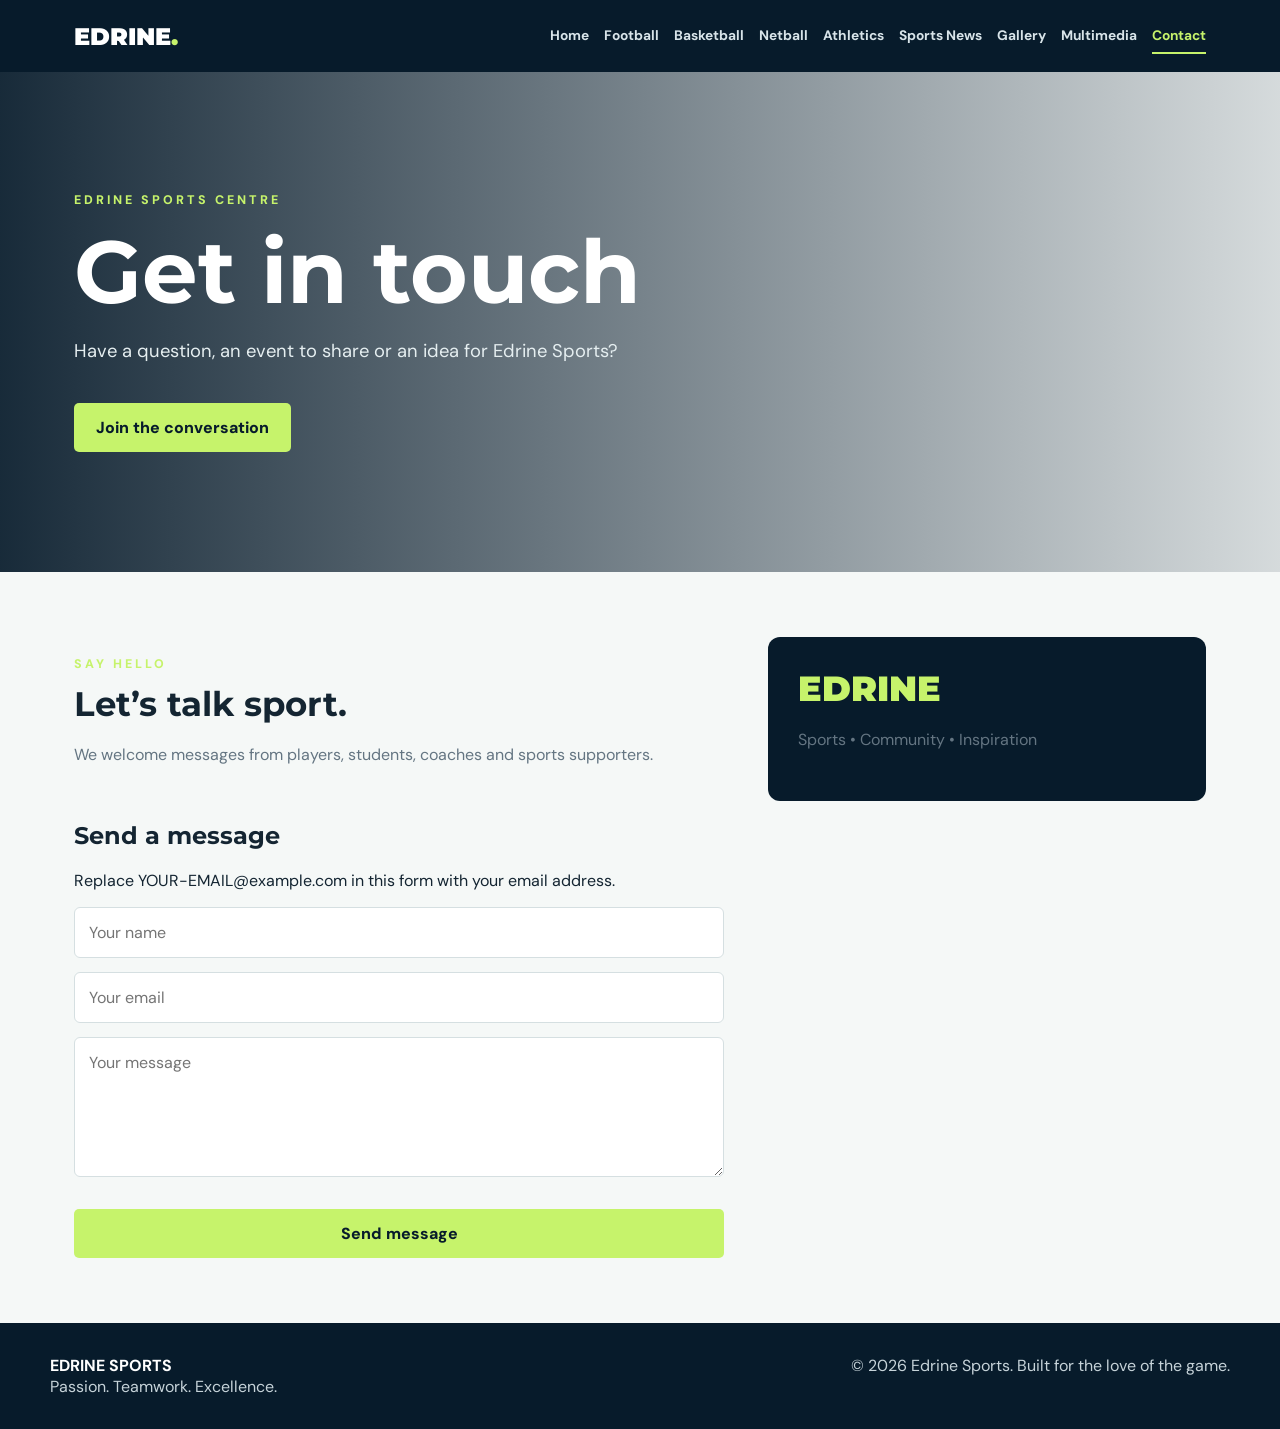
<file: contact.html>
<!DOCTYPE html><html lang="en"><head><meta charset="UTF-8"><meta name="viewport" content="width=device-width, initial-scale=1.0"><meta name="description" content="Edrine Sports - football, basketball, netball and athletics."><title>Contact | Edrine Sports</title><link rel="stylesheet" href="style.css"></head><body>
<header><div class="navwrap"><a class="brand" href="index.html">EDRINE<span>.</span></a><nav><a class="" href="index.html">Home</a><a class="" href="football.html">Football</a><a class="" href="basketball.html">Basketball</a><a class="" href="netball.html">Netball</a><a class="" href="athletics.html">Athletics</a><a class="" href="news.html">Sports News</a><a class="" href="gallery.html">Gallery</a><a class="" href="multimedia.html">Multimedia</a><a class="active" href="contact.html">Contact</a></nav></div></header>
<section class="hero" style="--hero:url('https://images.unsplash.com/photo-1521412644187-c49fa049e84d?auto=format&fit=crop&w=1800&q=85')"><div class="hero-inner"><div class="eyebrow">Edrine Sports Centre</div><h1>Get in touch</h1><p>Have a question, an event to share or an idea for Edrine Sports?</p><a class="btn" href="contact.html">Join the conversation</a></div></section>
<main><section class="intro"><div><span class="eyebrow">Say hello</span><h2>Let’s talk sport.</h2><p>We welcome messages from players, students, coaches and sports supporters.</p></div><div class="statbox"><strong>EDRINE</strong><p>Sports • Community • Inspiration</p></div></section><h2>Send a message</h2><p>Replace YOUR-EMAIL@example.com in this form with your email address.</p><form action="mailto:YOUR-EMAIL@example.com" method="post" enctype="text/plain"><input name="Name" placeholder="Your name" required><input type="email" name="Email" placeholder="Your email" required><textarea name="Message" placeholder="Your message" required></textarea><button class="btn" type="submit">Send message</button></form></main><footer><div class="foot"><div><strong>EDRINE SPORTS</strong><br>Passion. Teamwork. Excellence.</div><div>© 2026 Edrine Sports. Built for the love of the game.</div></div></footer></body></html>
</file>
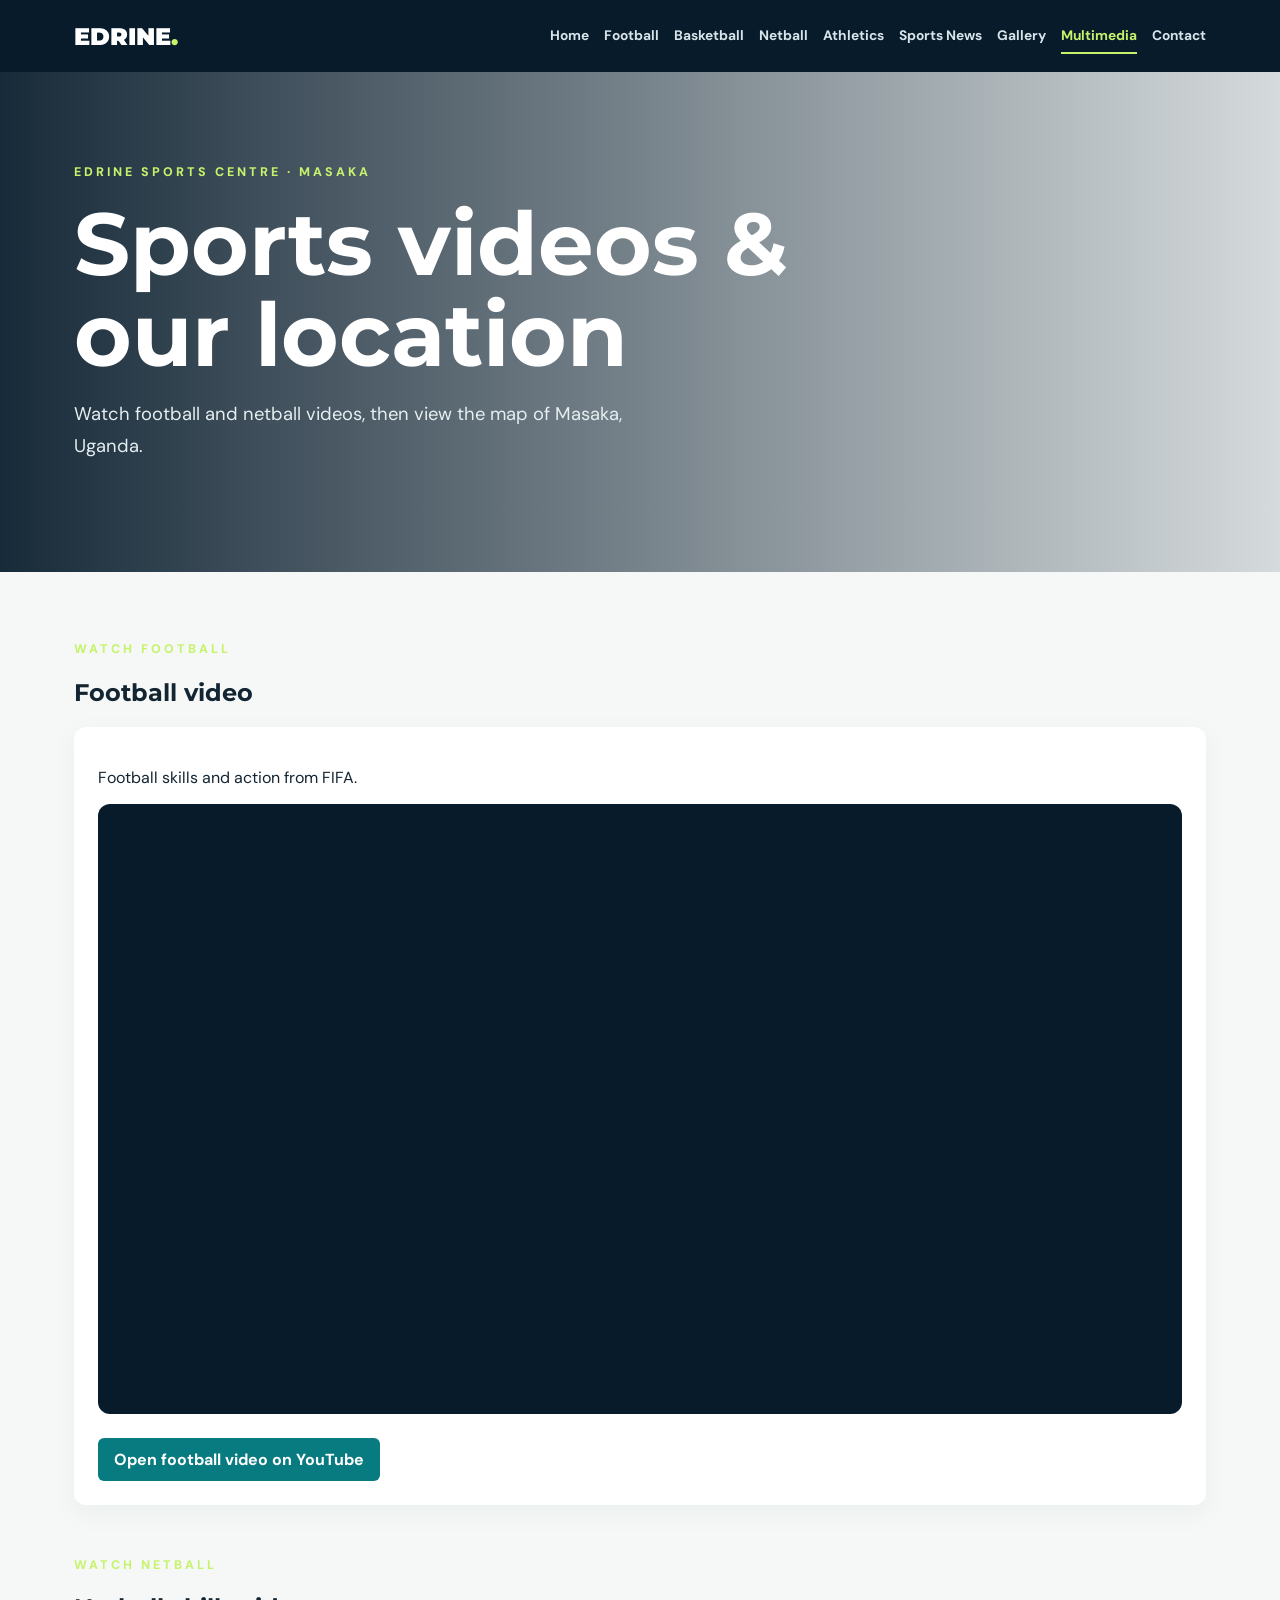
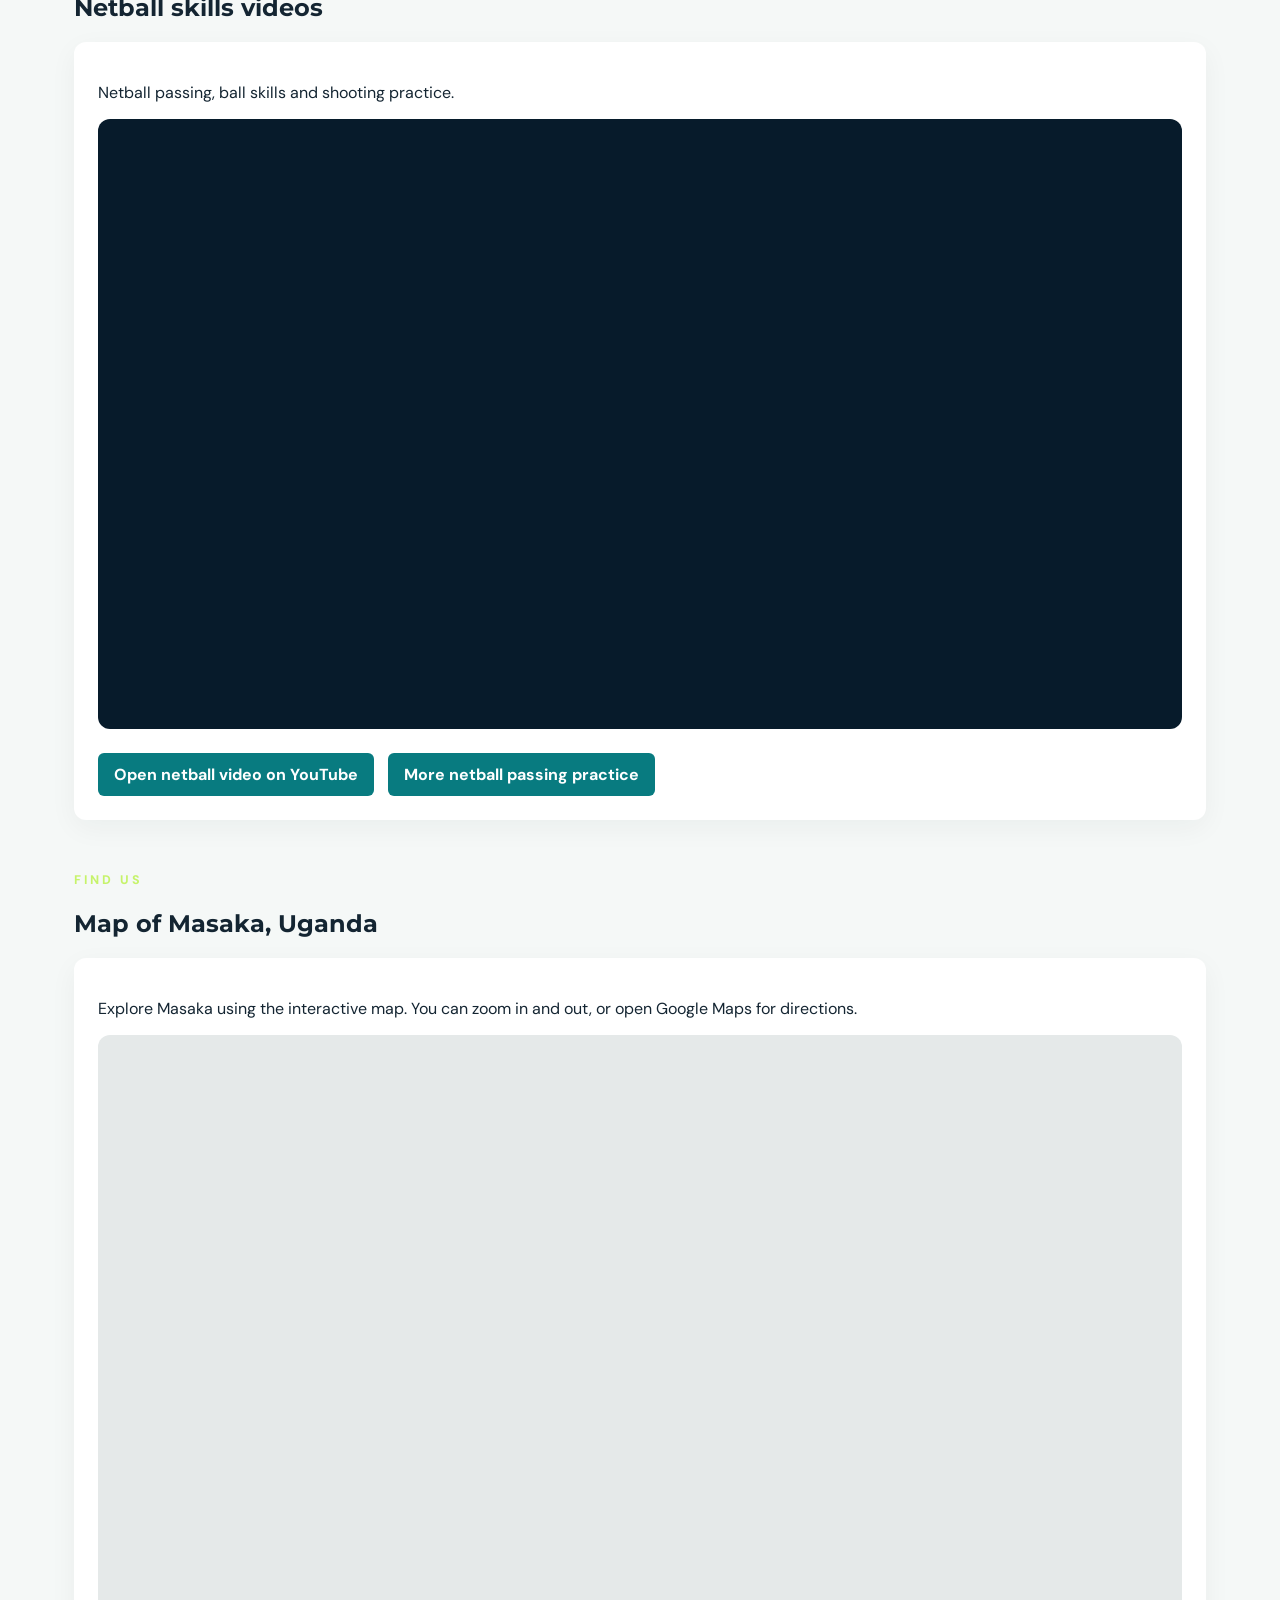
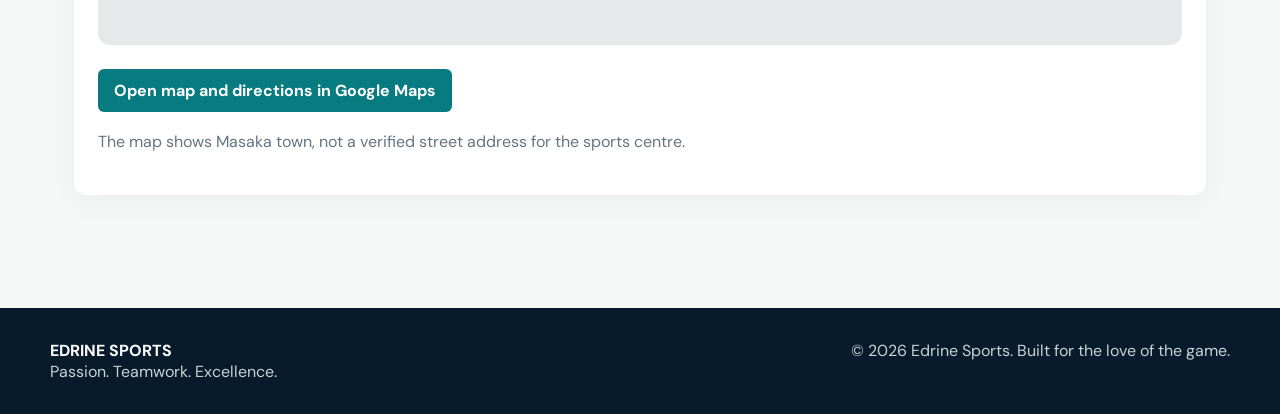
<file: multimedia.html>
<!DOCTYPE html>
<html lang="en">
<head>
<meta charset="UTF-8">
<meta name="viewport" content="width=device-width, initial-scale=1.0">
<meta name="description" content="Football and netball videos and a map to Masaka, Uganda at Edrine Sports Centre.">
<title>Sports Videos & Map | Edrine Sports Centre</title>
<link rel="stylesheet" href="style.css">
<style>
.media-video{position:relative;width:100%;aspect-ratio:16/9;background:#071b2b;border-radius:12px;overflow:hidden;margin:16px 0}
.media-video iframe{position:absolute;inset:0;width:100%;height:100%;border:0}
.map-frame{position:relative;width:100%;aspect-ratio:16/9;min-height:300px;background:#e5e9e9;border-radius:12px;overflow:hidden;margin:16px 0}
.map-frame iframe{position:absolute;inset:0;width:100%;height:100%;border:0}
.watch-link{display:inline-block;margin:8px 10px 0 0;padding:11px 16px;background:#087b80;color:#fff!important;border-radius:6px;text-decoration:none;font-weight:700}
.media-box{margin-bottom:28px}
</style>
</head>
<body>
<header><div class="navwrap"><a class="brand" href="index.html">EDRINE<span>.</span></a><nav>
<a href="index.html">Home</a><a href="football.html">Football</a><a href="basketball.html">Basketball</a><a href="netball.html">Netball</a><a href="athletics.html">Athletics</a><a href="news.html">Sports News</a><a href="gallery.html">Gallery</a><a class="active" href="multimedia.html">Multimedia</a><a href="contact.html">Contact</a>
</nav></div></header>
<section class="hero" style="--hero:url('https://images.unsplash.com/photo-1522778119026-d647f0596c20?auto=format&fit=crop&w=1800&q=85')"><div class="hero-inner"><div class="eyebrow">Edrine Sports Centre · Masaka</div><h1>Sports videos & our location</h1><p>Watch football and netball videos, then view the map of Masaka, Uganda.</p></div></section>
<main>
<section class="content-section"><span class="eyebrow">Watch football</span><h2>Football video</h2><div class="media-box"><p>Football skills and action from FIFA.</p>
<div class="media-video"><iframe src="https://www.youtube-nocookie.com/embed/OzO8xwWc5Zg" title="FIFA World Cup football skills video" loading="lazy" allow="accelerometer; autoplay; clipboard-write; encrypted-media; gyroscope; picture-in-picture; web-share" allowfullscreen></iframe></div>
<a class="watch-link" href="https://www.youtube.com/watch?v=OzO8xwWc5Zg" target="_blank" rel="noopener">Open football video on YouTube</a>
</div></section>
<section class="content-section"><span class="eyebrow">Watch netball</span><h2>Netball skills videos</h2><div class="media-box"><p>Netball passing, ball skills and shooting practice.</p>
<div class="media-video"><iframe src="https://www.youtube-nocookie.com/embed/q_7ZMo1sDM8" title="Netball ball skills training video" loading="lazy" allow="accelerometer; autoplay; clipboard-write; encrypted-media; gyroscope; picture-in-picture; web-share" allowfullscreen></iframe></div>
<a class="watch-link" href="https://www.youtube.com/watch?v=q_7ZMo1sDM8" target="_blank" rel="noopener">Open netball video on YouTube</a>
<a class="watch-link" href="https://www.youtube.com/watch?v=esXd_ECmWac" target="_blank" rel="noopener">More netball passing practice</a>
</div></section>
<section class="content-section"><span class="eyebrow">Find us</span><h2>Map of Masaka, Uganda</h2><div class="media-box"><p>Explore Masaka using the interactive map. You can zoom in and out, or open Google Maps for directions.</p>
<div class="map-frame"><iframe src="https://maps.google.com/maps?q=Masaka%2C%20Uganda&t=&z=13&ie=UTF8&iwloc=&output=embed" title="Interactive Google Map of Masaka, Uganda" loading="lazy" referrerpolicy="no-referrer-when-downgrade" allowfullscreen></iframe></div>
<a class="watch-link" href="https://www.google.com/maps/search/?api=1&query=Masaka%2C+Uganda" target="_blank" rel="noopener">Open map and directions in Google Maps</a>
<p class="media-note">The map shows Masaka town, not a verified street address for the sports centre.</p>
</div></section>
</main>
<footer><div class="foot"><div><strong>EDRINE SPORTS</strong><br>Passion. Teamwork. Excellence.</div><div>© 2026 Edrine Sports. Built for the love of the game.</div></div></footer>
</body></html>
</file>
<file: style.css>
@import url('https://fonts.googleapis.com/css2?family=DM+Sans:wght@400;600;700&family=Montserrat:wght@700;800;900&display=swap');
:root{--navy:#071b2b;--teal:#087b80;--lime:#c6f36b;--ink:#142532;--muted:#647582;--paper:#f5f8f7}
*{box-sizing:border-box}body{margin:0;background:var(--paper);color:var(--ink);font-family:'DM Sans',sans-serif}
header{background:var(--navy);position:sticky;top:0;z-index:5}.navwrap{max-width:1180px;margin:auto;padding:18px 24px;display:flex;align-items:center;justify-content:space-between;gap:18px;flex-wrap:wrap}
.brand{font:900 1.5rem Montserrat;color:white;text-decoration:none}.brand span{color:var(--lime)}nav{display:flex;gap:15px;flex-wrap:wrap}nav a{color:#d8e4e9;text-decoration:none;font-size:.86rem;font-weight:700;padding:8px 0;border-bottom:2px solid transparent}nav a:hover,nav a.active{color:var(--lime);border-color:var(--lime)}
.hero{min-height:500px;background:linear-gradient(90deg,#071b2bed,#071b2b77 58%,#071b2b22),var(--hero) center/cover;display:flex;align-items:center;color:white}.hero-inner{max-width:1180px;width:100%;margin:auto;padding:75px 24px}.eyebrow{color:var(--lime);font-size:.78rem;font-weight:800;letter-spacing:3px;text-transform:uppercase}
h1,h2,h3{font-family:Montserrat,sans-serif}h1{font-size:clamp(2.8rem,7vw,5.5rem);line-height:1.04;max-width:760px;margin:18px 0}.hero p{font-size:1.15rem;line-height:1.7;max-width:620px;color:#e5eef0}
.btn{display:inline-block;margin-top:18px;padding:14px 22px;background:var(--lime);color:var(--navy);font-weight:800;text-decoration:none;border-radius:5px}
main{max-width:1180px;margin:auto;padding:65px 24px}.intro,.feature{display:grid;grid-template-columns:1.2fr .8fr;gap:38px;align-items:center}.intro h2,.feature h2{font-size:2.15rem;margin:10px 0}.intro p,.feature p,.card p{line-height:1.8;color:var(--muted)}
.statbox{background:var(--navy);color:white;padding:30px;border-radius:12px}.statbox strong{display:block;font:900 2.2rem Montserrat;color:var(--lime)}
.section-title{margin:60px 0 24px}.section-title h2{font-size:2rem}.cards{display:grid;grid-template-columns:repeat(3,1fr);gap:22px}.card{background:white;border-radius:12px;overflow:hidden;box-shadow:0 8px 28px #0b27320c}.card img{width:100%;height:190px;object-fit:cover}.card-body{padding:22px}.card h3{margin:0}.card a{color:var(--teal);font-weight:800;text-decoration:none}
.feature{grid-template-columns:1fr 1fr;margin-top:60px}.feature img,.gallery img{width:100%;height:320px;object-fit:cover;border-radius:12px}.gallery{display:grid;grid-template-columns:repeat(3,1fr);gap:14px}.gallery img{height:220px}
form{display:grid;gap:14px;max-width:650px}input,textarea{padding:14px;border:1px solid #d5dfe1;border-radius:6px;font:inherit}textarea{min-height:140px}button{border:0;cursor:pointer;font:inherit}
footer{background:var(--navy);color:#c6d3d9;padding:32px 24px}.foot{max-width:1180px;margin:auto;display:flex;justify-content:space-between;gap:18px;flex-wrap:wrap}.foot strong{color:white}
@media(max-width:850px){.intro,.feature{grid-template-columns:1fr}.cards{grid-template-columns:repeat(2,1fr)}}
@media(max-width:560px){.cards,.gallery{grid-template-columns:1fr}.hero{min-height:420px}main{padding:45px 20px}.gallery img{height:240px}}

/* Multimedia page */
.content-section{margin:0 0 48px}
.table-wrap{overflow-x:auto;background:white;border-radius:10px;box-shadow:0 8px 28px #0b27320c}
table{width:100%;border-collapse:collapse;min-width:520px}
th,td{padding:15px 18px;text-align:left;border-bottom:1px solid #e4ebed}
th{background:var(--navy);color:white}
tr:last-child td{border-bottom:0}
.media-box{background:white;padding:24px;border-radius:12px;box-shadow:0 8px 28px #0b27320c;margin-top:18px}
audio,video{display:block;width:100%;max-width:760px;margin-top:14px}
.media-note{color:var(--muted);line-height:1.7}
</file>
